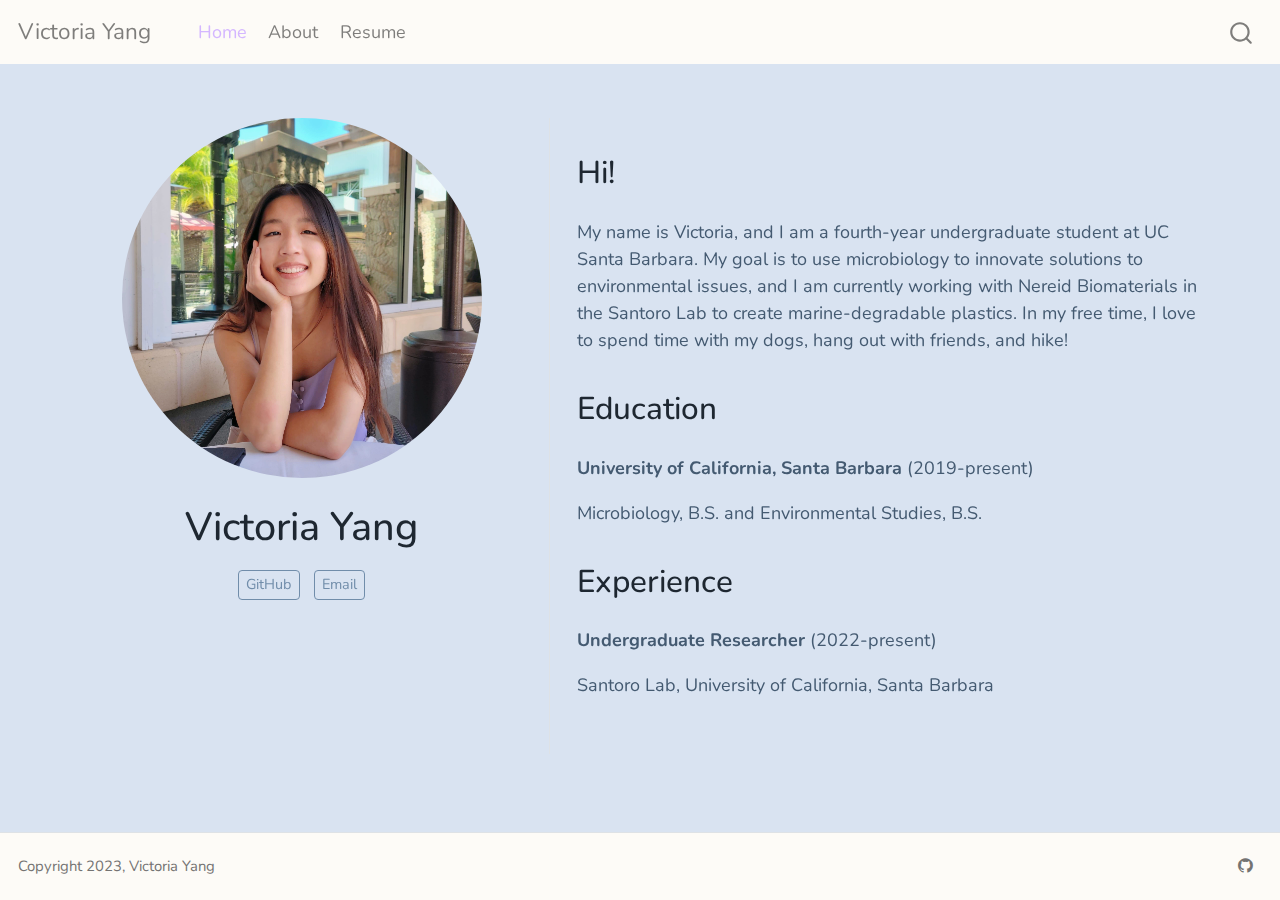
<file: docs/index.html>
<!DOCTYPE html>
<html xmlns="http://www.w3.org/1999/xhtml" lang="en" xml:lang="en"><head>

<meta charset="utf-8">
<meta name="generator" content="quarto-1.2.335">

<meta name="viewport" content="width=device-width, initial-scale=1.0, user-scalable=yes">


<title>Victoria Yang</title>
<style>
code{white-space: pre-wrap;}
span.smallcaps{font-variant: small-caps;}
div.columns{display: flex; gap: min(4vw, 1.5em);}
div.column{flex: auto; overflow-x: auto;}
div.hanging-indent{margin-left: 1.5em; text-indent: -1.5em;}
ul.task-list{list-style: none;}
ul.task-list li input[type="checkbox"] {
  width: 0.8em;
  margin: 0 0.8em 0.2em -1.6em;
  vertical-align: middle;
}
</style>


<script src="site_libs/quarto-nav/quarto-nav.js"></script>
<script src="site_libs/quarto-nav/headroom.min.js"></script>
<script src="site_libs/clipboard/clipboard.min.js"></script>
<script src="site_libs/quarto-search/autocomplete.umd.js"></script>
<script src="site_libs/quarto-search/fuse.min.js"></script>
<script src="site_libs/quarto-search/quarto-search.js"></script>
<meta name="quarto:offset" content="./">
<script src="site_libs/quarto-html/quarto.js"></script>
<script src="site_libs/quarto-html/popper.min.js"></script>
<script src="site_libs/quarto-html/tippy.umd.min.js"></script>
<link href="site_libs/quarto-html/tippy.css" rel="stylesheet">
<link href="site_libs/quarto-html/quarto-syntax-highlighting.css" rel="stylesheet" id="quarto-text-highlighting-styles">
<script src="site_libs/bootstrap/bootstrap.min.js"></script>
<link href="site_libs/bootstrap/bootstrap-icons.css" rel="stylesheet">
<link href="site_libs/bootstrap/bootstrap.min.css" rel="stylesheet" id="quarto-bootstrap" data-mode="light">
<script id="quarto-search-options" type="application/json">{
  "location": "navbar",
  "copy-button": false,
  "collapse-after": 3,
  "panel-placement": "end",
  "type": "overlay",
  "limit": 20,
  "language": {
    "search-no-results-text": "No results",
    "search-matching-documents-text": "matching documents",
    "search-copy-link-title": "Copy link to search",
    "search-hide-matches-text": "Hide additional matches",
    "search-more-match-text": "more match in this document",
    "search-more-matches-text": "more matches in this document",
    "search-clear-button-title": "Clear",
    "search-detached-cancel-button-title": "Cancel",
    "search-submit-button-title": "Submit"
  }
}</script>


<link rel="stylesheet" href="styles.css">
</head>

<body class="nav-fixed">

<div id="quarto-search-results"></div>
  <header id="quarto-header" class="headroom fixed-top">
    <nav class="navbar navbar-expand-lg navbar-dark ">
      <div class="navbar-container container-fluid">
      <div class="navbar-brand-container">
    <a class="navbar-brand" href="./index.html">
    <span class="navbar-title">Victoria Yang</span>
    </a>
  </div>
          <button class="navbar-toggler" type="button" data-bs-toggle="collapse" data-bs-target="#navbarCollapse" aria-controls="navbarCollapse" aria-expanded="false" aria-label="Toggle navigation" onclick="if (window.quartoToggleHeadroom) { window.quartoToggleHeadroom(); }">
  <span class="navbar-toggler-icon"></span>
</button>
          <div class="collapse navbar-collapse" id="navbarCollapse">
            <ul class="navbar-nav navbar-nav-scroll me-auto">
  <li class="nav-item">
    <a class="nav-link active" href="./index.html" aria-current="page">
 <span class="menu-text">Home</span></a>
  </li>  
  <li class="nav-item">
    <a class="nav-link" href="./about.html">
 <span class="menu-text">About</span></a>
  </li>  
  <li class="nav-item">
    <a class="nav-link" href="./Resume.pdf">
 <span class="menu-text">Resume</span></a>
  </li>  
</ul>
              <div id="quarto-search" class="" title="Search"></div>
          </div> <!-- /navcollapse -->
      </div> <!-- /container-fluid -->
    </nav>
</header>
<!-- content -->
<div id="quarto-content" class="quarto-container page-columns page-rows-contents page-layout-full page-navbar">
<!-- sidebar -->
<!-- margin-sidebar -->
    
<!-- main -->
<div class="quarto-about-trestles column-page">
  <div class="about-entity">
    <img src="profile.JPG" class="about-image
  round " style="height: 20em; width: 20em;">
<header id="title-block-header" class="quarto-title-block default">
<div class="quarto-title">
<h1 class="title">Victoria Yang</h1>
</div>
<div class="quarto-title-meta">
  </div>
</header>
    <div class="about-links">
  <a href="https://github.com/v-yc" class="about-link">
     <span class="about-link-text">GitHub</span>
  </a>
  <a href="mailto:victoriayang@ucsb.edu" class="about-link">
     <span class="about-link-text">Email</span>
  </a>
</div>
  </div>
  <div class="about-contents"><main class="content column-page" id="quarto-document-content">
<section id="hi" class="level2">
<h2 data-anchor-id="hi">Hi!</h2>
<p>My name is Victoria, and I am a fourth-year undergraduate student at UC Santa Barbara. My goal is to use microbiology to innovate solutions to environmental issues, and I am currently working with Nereid Biomaterials in the Santoro Lab to create marine-degradable plastics. In my free time, I love to spend time with my dogs, hang out with friends, and hike!</p>
</section>
<section id="education" class="level2">
<h2 data-anchor-id="education">Education</h2>
<p><strong>University of California, Santa Barbara</strong> (2019-present)</p>
<p>Microbiology, B.S. and Environmental Studies, B.S.</p>
</section>
<section id="experience" class="level2">
<h2 data-anchor-id="experience">Experience</h2>
<p><strong>Undergraduate Researcher</strong> (2022-present)</p>
<p>Santoro Lab, University of California, Santa Barbara</p>


</section>
</main></div>
</div>
 <!-- /main -->
<script id="quarto-html-after-body" type="application/javascript">
window.document.addEventListener("DOMContentLoaded", function (event) {
  const toggleBodyColorMode = (bsSheetEl) => {
    const mode = bsSheetEl.getAttribute("data-mode");
    const bodyEl = window.document.querySelector("body");
    if (mode === "dark") {
      bodyEl.classList.add("quarto-dark");
      bodyEl.classList.remove("quarto-light");
    } else {
      bodyEl.classList.add("quarto-light");
      bodyEl.classList.remove("quarto-dark");
    }
  }
  const toggleBodyColorPrimary = () => {
    const bsSheetEl = window.document.querySelector("link#quarto-bootstrap");
    if (bsSheetEl) {
      toggleBodyColorMode(bsSheetEl);
    }
  }
  toggleBodyColorPrimary();  
  const clipboard = new window.ClipboardJS('.code-copy-button', {
    target: function(trigger) {
      return trigger.previousElementSibling;
    }
  });
  clipboard.on('success', function(e) {
    // button target
    const button = e.trigger;
    // don't keep focus
    button.blur();
    // flash "checked"
    button.classList.add('code-copy-button-checked');
    var currentTitle = button.getAttribute("title");
    button.setAttribute("title", "Copied!");
    let tooltip;
    if (window.bootstrap) {
      button.setAttribute("data-bs-toggle", "tooltip");
      button.setAttribute("data-bs-placement", "left");
      button.setAttribute("data-bs-title", "Copied!");
      tooltip = new bootstrap.Tooltip(button, 
        { trigger: "manual", 
          customClass: "code-copy-button-tooltip",
          offset: [0, -8]});
      tooltip.show();    
    }
    setTimeout(function() {
      if (tooltip) {
        tooltip.hide();
        button.removeAttribute("data-bs-title");
        button.removeAttribute("data-bs-toggle");
        button.removeAttribute("data-bs-placement");
      }
      button.setAttribute("title", currentTitle);
      button.classList.remove('code-copy-button-checked');
    }, 1000);
    // clear code selection
    e.clearSelection();
  });
  function tippyHover(el, contentFn) {
    const config = {
      allowHTML: true,
      content: contentFn,
      maxWidth: 500,
      delay: 100,
      arrow: false,
      appendTo: function(el) {
          return el.parentElement;
      },
      interactive: true,
      interactiveBorder: 10,
      theme: 'quarto',
      placement: 'bottom-start'
    };
    window.tippy(el, config); 
  }
  const noterefs = window.document.querySelectorAll('a[role="doc-noteref"]');
  for (var i=0; i<noterefs.length; i++) {
    const ref = noterefs[i];
    tippyHover(ref, function() {
      // use id or data attribute instead here
      let href = ref.getAttribute('data-footnote-href') || ref.getAttribute('href');
      try { href = new URL(href).hash; } catch {}
      const id = href.replace(/^#\/?/, "");
      const note = window.document.getElementById(id);
      return note.innerHTML;
    });
  }
  const findCites = (el) => {
    const parentEl = el.parentElement;
    if (parentEl) {
      const cites = parentEl.dataset.cites;
      if (cites) {
        return {
          el,
          cites: cites.split(' ')
        };
      } else {
        return findCites(el.parentElement)
      }
    } else {
      return undefined;
    }
  };
  var bibliorefs = window.document.querySelectorAll('a[role="doc-biblioref"]');
  for (var i=0; i<bibliorefs.length; i++) {
    const ref = bibliorefs[i];
    const citeInfo = findCites(ref);
    if (citeInfo) {
      tippyHover(citeInfo.el, function() {
        var popup = window.document.createElement('div');
        citeInfo.cites.forEach(function(cite) {
          var citeDiv = window.document.createElement('div');
          citeDiv.classList.add('hanging-indent');
          citeDiv.classList.add('csl-entry');
          var biblioDiv = window.document.getElementById('ref-' + cite);
          if (biblioDiv) {
            citeDiv.innerHTML = biblioDiv.innerHTML;
          }
          popup.appendChild(citeDiv);
        });
        return popup.innerHTML;
      });
    }
  }
});
</script>
</div> <!-- /content -->
<footer class="footer">
  <div class="nav-footer">
    <div class="nav-footer-left">
      <ul class="footer-items list-unstyled">
    <li class="nav-item">
 Copyright 2023, Victoria Yang
  </li>  
</ul>
    </div>   
    <div class="nav-footer-right">
      <ul class="footer-items list-unstyled">
    <li class="nav-item compact">
    <a class="nav-link" href="https://github.com/v-yc">
      <i class="bi bi-github" role="img">
</i> 
    </a>
  </li>  
</ul>
    </div>
  </div>
</footer>



</body></html>
</file>
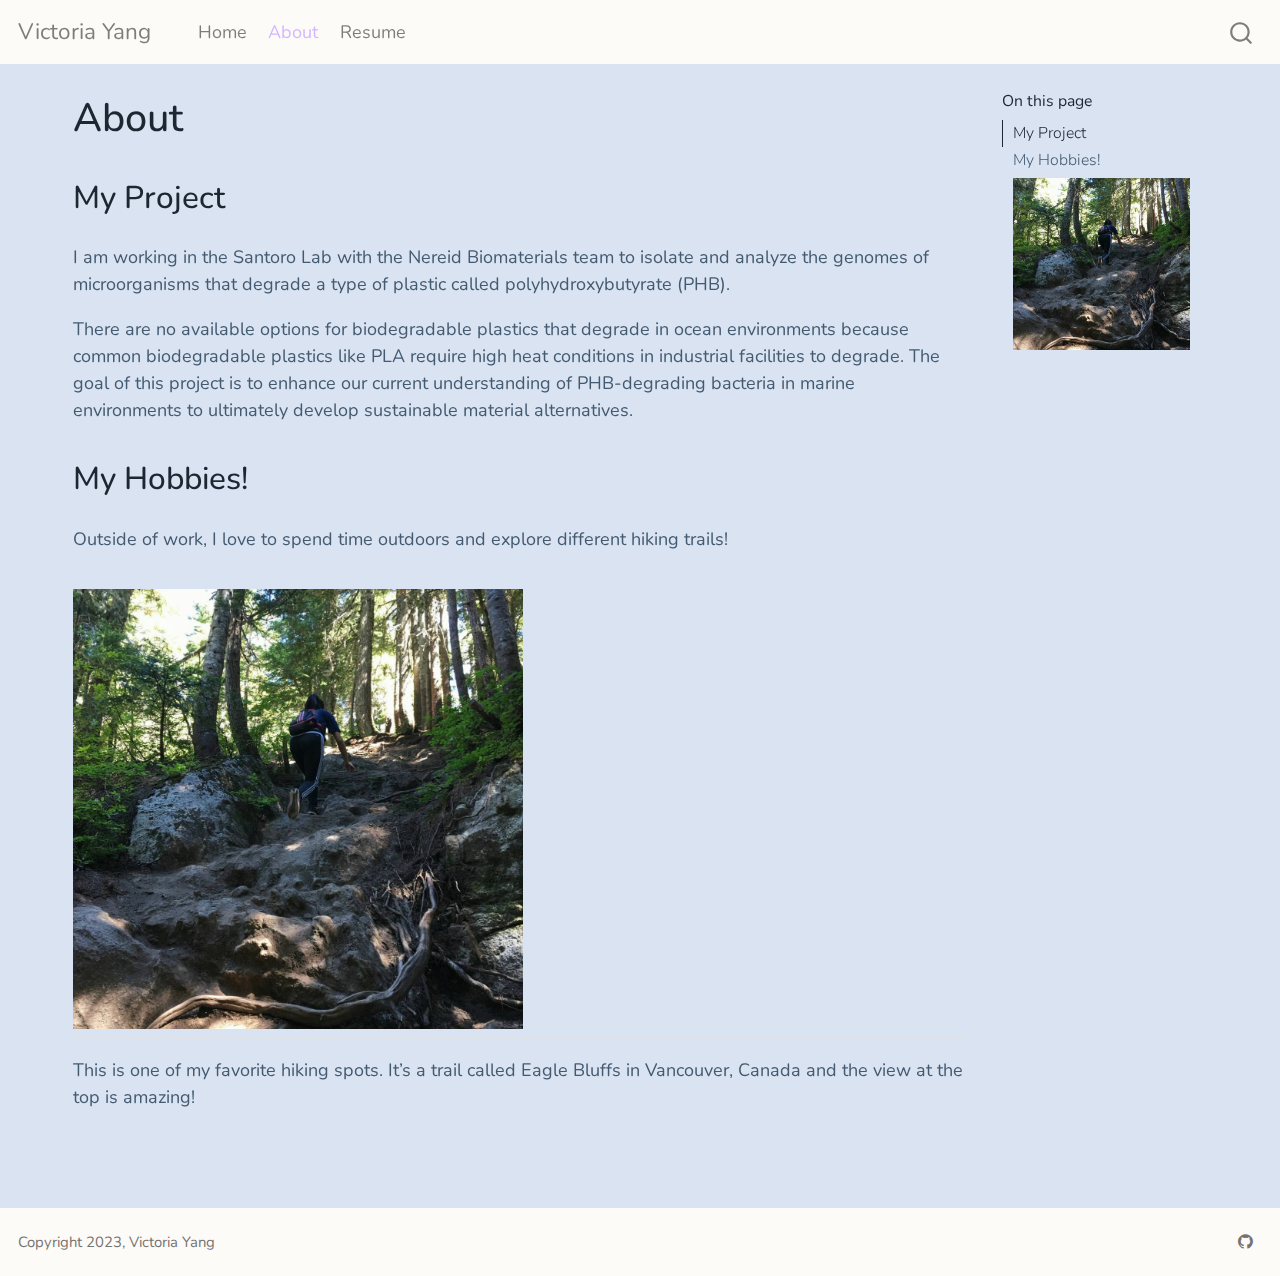
<file: docs/about.html>
<!DOCTYPE html>
<html xmlns="http://www.w3.org/1999/xhtml" lang="en" xml:lang="en"><head>

<meta charset="utf-8">
<meta name="generator" content="quarto-1.2.335">

<meta name="viewport" content="width=device-width, initial-scale=1.0, user-scalable=yes">


<title>Victoria Yang - About</title>
<style>
code{white-space: pre-wrap;}
span.smallcaps{font-variant: small-caps;}
div.columns{display: flex; gap: min(4vw, 1.5em);}
div.column{flex: auto; overflow-x: auto;}
div.hanging-indent{margin-left: 1.5em; text-indent: -1.5em;}
ul.task-list{list-style: none;}
ul.task-list li input[type="checkbox"] {
  width: 0.8em;
  margin: 0 0.8em 0.2em -1.6em;
  vertical-align: middle;
}
</style>


<script src="site_libs/quarto-nav/quarto-nav.js"></script>
<script src="site_libs/quarto-nav/headroom.min.js"></script>
<script src="site_libs/clipboard/clipboard.min.js"></script>
<script src="site_libs/quarto-search/autocomplete.umd.js"></script>
<script src="site_libs/quarto-search/fuse.min.js"></script>
<script src="site_libs/quarto-search/quarto-search.js"></script>
<meta name="quarto:offset" content="./">
<script src="site_libs/quarto-html/quarto.js"></script>
<script src="site_libs/quarto-html/popper.min.js"></script>
<script src="site_libs/quarto-html/tippy.umd.min.js"></script>
<script src="site_libs/quarto-html/anchor.min.js"></script>
<link href="site_libs/quarto-html/tippy.css" rel="stylesheet">
<link href="site_libs/quarto-html/quarto-syntax-highlighting.css" rel="stylesheet" id="quarto-text-highlighting-styles">
<script src="site_libs/bootstrap/bootstrap.min.js"></script>
<link href="site_libs/bootstrap/bootstrap-icons.css" rel="stylesheet">
<link href="site_libs/bootstrap/bootstrap.min.css" rel="stylesheet" id="quarto-bootstrap" data-mode="light">
<script id="quarto-search-options" type="application/json">{
  "location": "navbar",
  "copy-button": false,
  "collapse-after": 3,
  "panel-placement": "end",
  "type": "overlay",
  "limit": 20,
  "language": {
    "search-no-results-text": "No results",
    "search-matching-documents-text": "matching documents",
    "search-copy-link-title": "Copy link to search",
    "search-hide-matches-text": "Hide additional matches",
    "search-more-match-text": "more match in this document",
    "search-more-matches-text": "more matches in this document",
    "search-clear-button-title": "Clear",
    "search-detached-cancel-button-title": "Cancel",
    "search-submit-button-title": "Submit"
  }
}</script>


<link rel="stylesheet" href="styles.css">
</head>

<body class="nav-fixed">

<div id="quarto-search-results"></div>
  <header id="quarto-header" class="headroom fixed-top">
    <nav class="navbar navbar-expand-lg navbar-dark ">
      <div class="navbar-container container-fluid">
      <div class="navbar-brand-container">
    <a class="navbar-brand" href="./index.html">
    <span class="navbar-title">Victoria Yang</span>
    </a>
  </div>
          <button class="navbar-toggler" type="button" data-bs-toggle="collapse" data-bs-target="#navbarCollapse" aria-controls="navbarCollapse" aria-expanded="false" aria-label="Toggle navigation" onclick="if (window.quartoToggleHeadroom) { window.quartoToggleHeadroom(); }">
  <span class="navbar-toggler-icon"></span>
</button>
          <div class="collapse navbar-collapse" id="navbarCollapse">
            <ul class="navbar-nav navbar-nav-scroll me-auto">
  <li class="nav-item">
    <a class="nav-link" href="./index.html">
 <span class="menu-text">Home</span></a>
  </li>  
  <li class="nav-item">
    <a class="nav-link active" href="./about.html" aria-current="page">
 <span class="menu-text">About</span></a>
  </li>  
  <li class="nav-item">
    <a class="nav-link" href="./Resume.pdf">
 <span class="menu-text">Resume</span></a>
  </li>  
</ul>
              <div id="quarto-search" class="" title="Search"></div>
          </div> <!-- /navcollapse -->
      </div> <!-- /container-fluid -->
    </nav>
</header>
<!-- content -->
<div id="quarto-content" class="quarto-container page-columns page-rows-contents page-layout-full page-navbar">
<!-- sidebar -->
<!-- margin-sidebar -->
    <div id="quarto-margin-sidebar" class="sidebar margin-sidebar">
        <nav id="TOC" role="doc-toc" class="toc-active">
    <h2 id="toc-title">On this page</h2>
   
  <ul>
  <li><a href="#my-project" id="toc-my-project" class="nav-link active" data-scroll-target="#my-project">My Project</a></li>
  <li><a href="#my-hobbies" id="toc-my-hobbies" class="nav-link" data-scroll-target="#my-hobbies">My Hobbies!</a></li>
  <li><a href="#section" id="toc-section" class="nav-link" data-scroll-target="#section"><img src="IMG_2109.jpg" class="img-fluid" width="450"></a></li>
  </ul>
</nav>
    </div>
<!-- main -->
<main class="content column-page-left" id="quarto-document-content">

<header id="title-block-header" class="quarto-title-block default">
<div class="quarto-title">
<h1 class="title">About</h1>
</div>



<div class="quarto-title-meta">

    
  
    
  </div>
  

</header>

<section id="my-project" class="level2">
<h2 class="anchored" data-anchor-id="my-project">My Project</h2>
<p>I am working in the Santoro Lab with the Nereid Biomaterials team to isolate and analyze the genomes of microorganisms that degrade a type of plastic called polyhydroxybutyrate (PHB).</p>
<p>There are no available options for biodegradable plastics that degrade in ocean environments because common biodegradable plastics like PLA require high heat conditions in industrial facilities to degrade. The goal of this project is to enhance our current understanding of PHB-degrading bacteria in marine environments to ultimately develop sustainable material alternatives.</p>
</section>
<section id="my-hobbies" class="level2">
<h2 class="anchored" data-anchor-id="my-hobbies">My Hobbies!</h2>
<p>Outside of work, I love to spend time outdoors and explore different hiking trails!</p>
</section>
<section id="section" class="level2">
<h2 class="anchored" data-anchor-id="section"><img src="IMG_2109.jpg" class="img-fluid" width="450"></h2>
<p>This is one of my favorite hiking spots. It’s a trail called Eagle Bluffs in Vancouver, Canada and the view at the top is amazing!</p>


</section>

</main> <!-- /main -->
<script id="quarto-html-after-body" type="application/javascript">
window.document.addEventListener("DOMContentLoaded", function (event) {
  const toggleBodyColorMode = (bsSheetEl) => {
    const mode = bsSheetEl.getAttribute("data-mode");
    const bodyEl = window.document.querySelector("body");
    if (mode === "dark") {
      bodyEl.classList.add("quarto-dark");
      bodyEl.classList.remove("quarto-light");
    } else {
      bodyEl.classList.add("quarto-light");
      bodyEl.classList.remove("quarto-dark");
    }
  }
  const toggleBodyColorPrimary = () => {
    const bsSheetEl = window.document.querySelector("link#quarto-bootstrap");
    if (bsSheetEl) {
      toggleBodyColorMode(bsSheetEl);
    }
  }
  toggleBodyColorPrimary();  
  const icon = "";
  const anchorJS = new window.AnchorJS();
  anchorJS.options = {
    placement: 'right',
    icon: icon
  };
  anchorJS.add('.anchored');
  const clipboard = new window.ClipboardJS('.code-copy-button', {
    target: function(trigger) {
      return trigger.previousElementSibling;
    }
  });
  clipboard.on('success', function(e) {
    // button target
    const button = e.trigger;
    // don't keep focus
    button.blur();
    // flash "checked"
    button.classList.add('code-copy-button-checked');
    var currentTitle = button.getAttribute("title");
    button.setAttribute("title", "Copied!");
    let tooltip;
    if (window.bootstrap) {
      button.setAttribute("data-bs-toggle", "tooltip");
      button.setAttribute("data-bs-placement", "left");
      button.setAttribute("data-bs-title", "Copied!");
      tooltip = new bootstrap.Tooltip(button, 
        { trigger: "manual", 
          customClass: "code-copy-button-tooltip",
          offset: [0, -8]});
      tooltip.show();    
    }
    setTimeout(function() {
      if (tooltip) {
        tooltip.hide();
        button.removeAttribute("data-bs-title");
        button.removeAttribute("data-bs-toggle");
        button.removeAttribute("data-bs-placement");
      }
      button.setAttribute("title", currentTitle);
      button.classList.remove('code-copy-button-checked');
    }, 1000);
    // clear code selection
    e.clearSelection();
  });
  function tippyHover(el, contentFn) {
    const config = {
      allowHTML: true,
      content: contentFn,
      maxWidth: 500,
      delay: 100,
      arrow: false,
      appendTo: function(el) {
          return el.parentElement;
      },
      interactive: true,
      interactiveBorder: 10,
      theme: 'quarto',
      placement: 'bottom-start'
    };
    window.tippy(el, config); 
  }
  const noterefs = window.document.querySelectorAll('a[role="doc-noteref"]');
  for (var i=0; i<noterefs.length; i++) {
    const ref = noterefs[i];
    tippyHover(ref, function() {
      // use id or data attribute instead here
      let href = ref.getAttribute('data-footnote-href') || ref.getAttribute('href');
      try { href = new URL(href).hash; } catch {}
      const id = href.replace(/^#\/?/, "");
      const note = window.document.getElementById(id);
      return note.innerHTML;
    });
  }
  const findCites = (el) => {
    const parentEl = el.parentElement;
    if (parentEl) {
      const cites = parentEl.dataset.cites;
      if (cites) {
        return {
          el,
          cites: cites.split(' ')
        };
      } else {
        return findCites(el.parentElement)
      }
    } else {
      return undefined;
    }
  };
  var bibliorefs = window.document.querySelectorAll('a[role="doc-biblioref"]');
  for (var i=0; i<bibliorefs.length; i++) {
    const ref = bibliorefs[i];
    const citeInfo = findCites(ref);
    if (citeInfo) {
      tippyHover(citeInfo.el, function() {
        var popup = window.document.createElement('div');
        citeInfo.cites.forEach(function(cite) {
          var citeDiv = window.document.createElement('div');
          citeDiv.classList.add('hanging-indent');
          citeDiv.classList.add('csl-entry');
          var biblioDiv = window.document.getElementById('ref-' + cite);
          if (biblioDiv) {
            citeDiv.innerHTML = biblioDiv.innerHTML;
          }
          popup.appendChild(citeDiv);
        });
        return popup.innerHTML;
      });
    }
  }
});
</script>
</div> <!-- /content -->
<footer class="footer">
  <div class="nav-footer">
    <div class="nav-footer-left">
      <ul class="footer-items list-unstyled">
    <li class="nav-item">
 Copyright 2023, Victoria Yang
  </li>  
</ul>
    </div>   
    <div class="nav-footer-right">
      <ul class="footer-items list-unstyled">
    <li class="nav-item compact">
    <a class="nav-link" href="https://github.com/v-yc">
      <i class="bi bi-github" role="img">
</i> 
    </a>
  </li>  
</ul>
    </div>
  </div>
</footer>



</body></html>
</file>
<file: docs/site_libs/quarto-html/tippy.css>
.tippy-box[data-animation=fade][data-state=hidden]{opacity:0}[data-tippy-root]{max-width:calc(100vw - 10px)}.tippy-box{position:relative;background-color:#333;color:#fff;border-radius:4px;font-size:14px;line-height:1.4;white-space:normal;outline:0;transition-property:transform,visibility,opacity}.tippy-box[data-placement^=top]>.tippy-arrow{bottom:0}.tippy-box[data-placement^=top]>.tippy-arrow:before{bottom:-7px;left:0;border-width:8px 8px 0;border-top-color:initial;transform-origin:center top}.tippy-box[data-placement^=bottom]>.tippy-arrow{top:0}.tippy-box[data-placement^=bottom]>.tippy-arrow:before{top:-7px;left:0;border-width:0 8px 8px;border-bottom-color:initial;transform-origin:center bottom}.tippy-box[data-placement^=left]>.tippy-arrow{right:0}.tippy-box[data-placement^=left]>.tippy-arrow:before{border-width:8px 0 8px 8px;border-left-color:initial;right:-7px;transform-origin:center left}.tippy-box[data-placement^=right]>.tippy-arrow{left:0}.tippy-box[data-placement^=right]>.tippy-arrow:before{left:-7px;border-width:8px 8px 8px 0;border-right-color:initial;transform-origin:center right}.tippy-box[data-inertia][data-state=visible]{transition-timing-function:cubic-bezier(.54,1.5,.38,1.11)}.tippy-arrow{width:16px;height:16px;color:#333}.tippy-arrow:before{content:"";position:absolute;border-color:transparent;border-style:solid}.tippy-content{position:relative;padding:5px 9px;z-index:1}
</file>
<file: docs/site_libs/quarto-html/quarto-syntax-highlighting.css>
/* quarto syntax highlight colors */
:root {
  --quarto-hl-ot-color: #003B4F;
  --quarto-hl-at-color: #657422;
  --quarto-hl-ss-color: #20794D;
  --quarto-hl-an-color: #5E5E5E;
  --quarto-hl-fu-color: #4758AB;
  --quarto-hl-st-color: #20794D;
  --quarto-hl-cf-color: #003B4F;
  --quarto-hl-op-color: #5E5E5E;
  --quarto-hl-er-color: #AD0000;
  --quarto-hl-bn-color: #AD0000;
  --quarto-hl-al-color: #AD0000;
  --quarto-hl-va-color: #111111;
  --quarto-hl-bu-color: inherit;
  --quarto-hl-ex-color: inherit;
  --quarto-hl-pp-color: #AD0000;
  --quarto-hl-in-color: #5E5E5E;
  --quarto-hl-vs-color: #20794D;
  --quarto-hl-wa-color: #5E5E5E;
  --quarto-hl-do-color: #5E5E5E;
  --quarto-hl-im-color: #00769E;
  --quarto-hl-ch-color: #20794D;
  --quarto-hl-dt-color: #AD0000;
  --quarto-hl-fl-color: #AD0000;
  --quarto-hl-co-color: #5E5E5E;
  --quarto-hl-cv-color: #5E5E5E;
  --quarto-hl-cn-color: #8f5902;
  --quarto-hl-sc-color: #5E5E5E;
  --quarto-hl-dv-color: #AD0000;
  --quarto-hl-kw-color: #003B4F;
}

/* other quarto variables */
:root {
  --quarto-font-monospace: SFMono-Regular, Menlo, Monaco, Consolas, "Liberation Mono", "Courier New", monospace;
}

pre > code.sourceCode > span {
  color: #003B4F;
}

code span {
  color: #003B4F;
}

code.sourceCode > span {
  color: #003B4F;
}

div.sourceCode,
div.sourceCode pre.sourceCode {
  color: #003B4F;
}

code span.ot {
  color: #003B4F;
}

code span.at {
  color: #657422;
}

code span.ss {
  color: #20794D;
}

code span.an {
  color: #5E5E5E;
}

code span.fu {
  color: #4758AB;
}

code span.st {
  color: #20794D;
}

code span.cf {
  color: #003B4F;
}

code span.op {
  color: #5E5E5E;
}

code span.er {
  color: #AD0000;
}

code span.bn {
  color: #AD0000;
}

code span.al {
  color: #AD0000;
}

code span.va {
  color: #111111;
}

code span.pp {
  color: #AD0000;
}

code span.in {
  color: #5E5E5E;
}

code span.vs {
  color: #20794D;
}

code span.wa {
  color: #5E5E5E;
  font-style: italic;
}

code span.do {
  color: #5E5E5E;
  font-style: italic;
}

code span.im {
  color: #00769E;
}

code span.ch {
  color: #20794D;
}

code span.dt {
  color: #AD0000;
}

code span.fl {
  color: #AD0000;
}

code span.co {
  color: #5E5E5E;
}

code span.cv {
  color: #5E5E5E;
  font-style: italic;
}

code span.cn {
  color: #8f5902;
}

code span.sc {
  color: #5E5E5E;
}

code span.dv {
  color: #AD0000;
}

code span.kw {
  color: #003B4F;
}

.prevent-inlining {
  content: "</";
}

/*# sourceMappingURL=debc5d5d77c3f9108843748ff7464032.css.map */
</file>
<file: docs/styles.css>
/* css styles */
</file>
